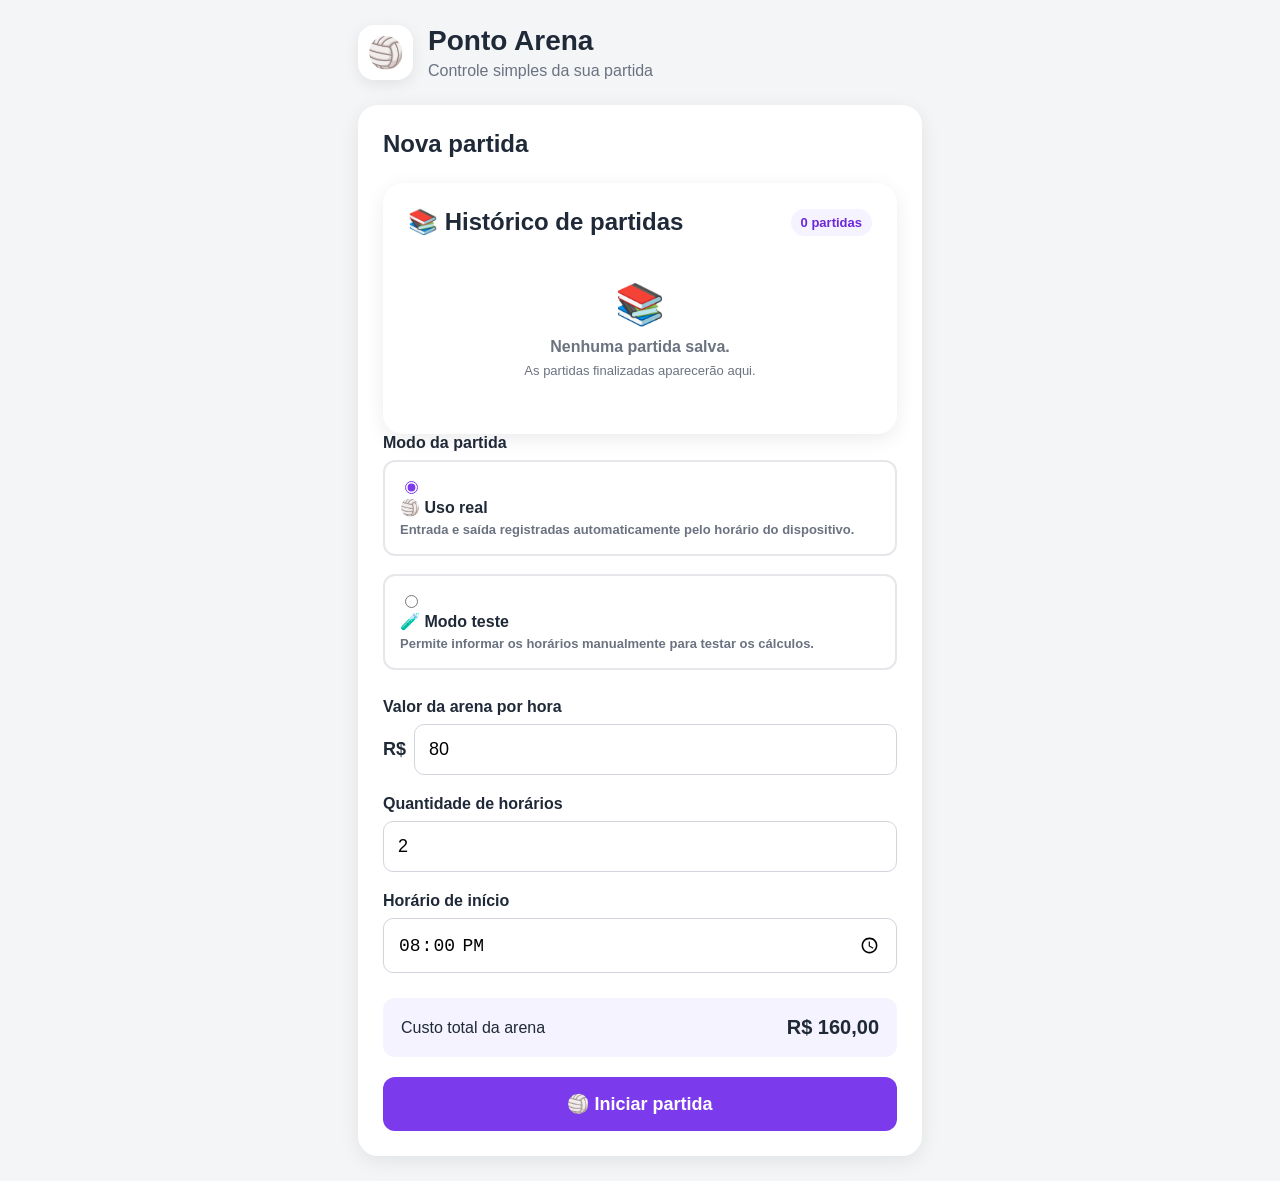
<file: index.html>
<!DOCTYPE html>
<html lang="pt-BR">

<head>
    <meta charset="UTF-8">

    <meta
        name="viewport"
        content="width=device-width, initial-scale=1.0"
    >

    <title>Ponto Arena</title>

    <link
        rel="stylesheet"
        href="style.css"
    >

    <link
        rel="manifest"
        href="manifest.json"
    >

    <link
        rel="icon"
        type="image/png"
        href="./ponto-arena-192.png"
    >

    <meta
        name="theme-color"
        content="#7c3aed"
    >
</head>


<body>

    <main class="app">


        <!-- CABEÇALHO -->

        <header class="cabecalho">

            <div class="logo">
                🏐
            </div>

            <div>

                <h1>
                    Ponto Arena
                </h1>

                <p>
                    Controle simples da sua partida
                </p>

            </div>

        </header>



        <!-- NOVA PARTIDA -->

        <section class="card">

            <h2>
                Nova partida
            </h2>
            <section class="card" style="margin-top: 20px;">

    <div class="titulo-jogadores">

        <h2>📚 Histórico de partidas</h2>

        <span id="contadorHistorico">
            0 partidas
        </span>

    </div>

    <div id="listaHistorico">

        <div class="sem-jogadores">

            <div>📚</div>

            <p>
                Nenhuma partida salva.
            </p>

            <small>
                As partidas finalizadas aparecerão aqui.
            </small>

        </div>

    </div>

</section>


            <!-- MODO DA PARTIDA -->

            <div class="campo">

                <label>
                    Modo da partida
                </label>


                <div class="seletor-modo">


                    <!-- REAL -->

                    <label class="opcao-modo">

                        <input
                            type="radio"
                            name="modoPartida"
                            value="real"
                            checked
                        >

                        <div class="modo-conteudo">

                            <strong>
                                🏐 Uso real
                            </strong>

                            <span>
                                Entrada e saída registradas automaticamente
                                pelo horário do dispositivo.
                            </span>

                        </div>

                    </label>


                    <!-- TESTE -->

                    <label class="opcao-modo">

                        <input
                            type="radio"
                            name="modoPartida"
                            value="teste"
                        >

                        <div class="modo-conteudo">

                            <strong>
                                🧪 Modo teste
                            </strong>

                            <span>
                                Permite informar os horários manualmente
                                para testar os cálculos.
                            </span>

                        </div>

                    </label>


                </div>

            </div>



            <!-- VALOR POR HORA -->

            <div class="campo">

                <label for="valorHora">
                    Valor da arena por hora
                </label>

                <div class="input-dinheiro">

                    <span>
                        R$
                    </span>

                    <input
                        type="number"
                        id="valorHora"
                        value="80"
                        min="0"
                        step="0.01"
                    >

                </div>

            </div>



            <!-- QUANTIDADE DE HORÁRIOS -->

            <div class="campo">

                <label for="quantidadeHorarios">
                    Quantidade de horários
                </label>

                <input
                    type="number"
                    id="quantidadeHorarios"
                    value="2"
                    min="1"
                    step="1"
                >

            </div>



            <!-- HORÁRIO INICIAL -->

            <div class="campo">

                <label for="horarioInicio">
                    Horário de início
                </label>

                <input
                    type="time"
                    id="horarioInicio"
                    value="20:00"
                >

            </div>



            <!-- RESUMO -->

            <div class="resumo">

                <span>
                    Custo total da arena
                </span>

                <strong id="custoTotal">
                    R$ 160,00
                </strong>

            </div>



            <!-- INICIAR -->

            <button
                id="btnIniciar"
                type="button"
            >
                🏐 Iniciar partida
            </button>

        </section>

    </main>



    <!-- JAVASCRIPT PRINCIPAL -->

    <script src="app.js"></script>



    <!-- SERVICE WORKER -->

    <script>

        if ("serviceWorker" in navigator) {

            window.addEventListener(
                "load",
                function() {

                    navigator.serviceWorker
                        .register("sw.js")
                        .then(function() {

                            console.log(
                                "Ponto Arena pronto para uso offline."
                            );

                        })
                        .catch(function(erro) {

                            console.log(
                                "Erro no Service Worker:",
                                erro
                            );

                        });

                }
            );

        }

    </script>

</body>

</html>
</file>
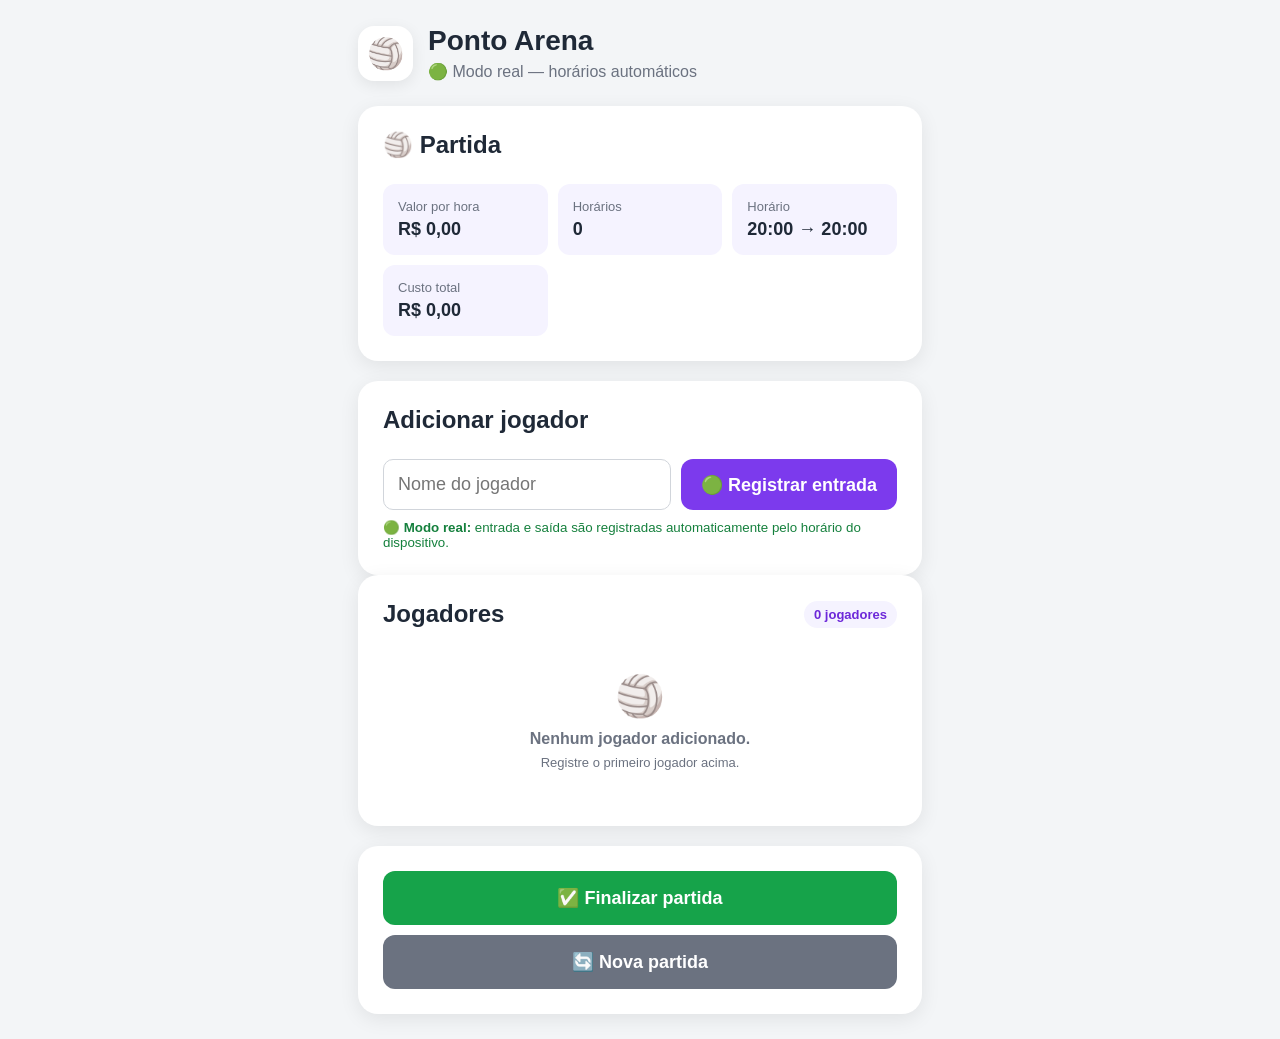
<file: partida.html>
<!DOCTYPE html>
<html lang="pt-BR">
<head>
    <meta charset="UTF-8">
    <meta name="viewport" content="width=device-width, initial-scale=1.0">

    <title>Partida - Ponto Arena</title>

    <link rel="stylesheet" href="style.css">
    <link rel="manifest" href="manifest.json">
    <link rel="icon" type="image/png" href="./ponto-arena-192.png">

<meta name="theme-color" content="#7c3aed">
</head>

<body>

    <main class="app">

        <header class="cabecalho">

            <div class="logo">🏐</div>

            <div>
                <h1>Ponto Arena</h1>
                <p>Partida em andamento</p>
            </div>

        </header>


        <section class="card resumo-partida">

            <h2>🏐 Partida</h2>

            <div class="info-partida">

                <div>
                    <span>Valor por hora</span>
                    <strong id="valorHoraExibido">R$ 0,00</strong>
                </div>

                <div>
                    <span>Horários</span>
                    <strong id="horariosExibidos">0</strong>
                </div>

                <div>
                    <span>Horário</span>
                    <strong id="horarioPartida">--:--</strong>
                </div>

                <div>
                    <span>Custo total</span>
                    <strong id="custoTotalExibido">R$ 0,00</strong>
                </div>

            </div>

        </section>


        <section class="card" id="areaAdicionar">

            <h2>Adicionar jogador</h2>

            <div class="adicionar-jogador">

                <input
                    type="text"
                    id="nomeJogador"
                    placeholder="Nome do jogador"
                    autocomplete="off"
                >

                <input
                    type="time"
                    id="entradaTeste"
                >

                <input
                    type="time"
                    id="saidaTeste"
                >

                <button
                    id="btnAdicionar"
                    type="button"
                >
                    + Adicionar
                </button>

            </div>

            <small class="aviso-teste">
                Para uso real, deixe os horários em branco.
                Para testar, preencha entrada e saída manualmente.
            </small>

        </section>


        <section class="card">

            <div class="titulo-jogadores">

                <h2>Jogadores</h2>

                <span id="contadorJogadores">
                    0 jogadores
                </span>

            </div>

            <div id="listaJogadores"></div>

        </section>


        <section class="card controles-partida">

            <button
                id="btnFinalizar"
                class="btn-finalizar"
                type="button"
            >
                ✅ Finalizar partida
            </button>

            <button
                id="btnCopiar"
                class="btn-copiar"
                type="button"
                style="display:none;"
            >
                📋 Copiar resumo para WhatsApp
            </button>

            <button
                id="btnNovaPartida"
                class="btn-nova-partida"
                type="button"
            >
                🔄 Nova partida
            </button>

        </section>

    </main>
<script>
    if ("serviceWorker" in navigator) {

        window.addEventListener("load", function() {

            navigator.serviceWorker.register("sw.js");

        });

    }
</script>

    <script src="app.js"></script>

</body>
</html>
</file>
<file: style.css>
* {
    box-sizing: border-box;
}

body {
    margin: 0;
    font-family: Arial, Helvetica, sans-serif;
    background: #f3f5f7;
    color: #1f2937;
}

.app {
    width: 100%;
    max-width: 600px;
    margin: 0 auto;
    padding: 25px 18px;
}

.cabecalho {
    display: flex;
    align-items: center;
    gap: 15px;
    margin-bottom: 25px;
}

.logo {
    width: 55px;
    height: 55px;
    background: #ffffff;
    border-radius: 16px;
    display: flex;
    align-items: center;
    justify-content: center;
    font-size: 30px;
    box-shadow: 0 4px 15px rgba(0,0,0,0.08);
}

h1 {
    margin: 0;
    font-size: 28px;
}

.cabecalho p {
    margin: 5px 0 0;
    color: #6b7280;
}

.card {
    background: #ffffff;
    padding: 25px;
    border-radius: 20px;
    box-shadow: 0 5px 20px rgba(0,0,0,0.08);
}

.card h2 {
    margin-top: 0;
    margin-bottom: 25px;
}

.campo {
    margin-bottom: 20px;
}

.campo label {
    display: block;
    font-weight: bold;
    margin-bottom: 8px;
}

input {
    width: 100%;
    padding: 14px;
    border: 1px solid #d1d5db;
    border-radius: 10px;
    font-size: 18px;
    outline: none;
}

input:focus {
    border-color: #7c3aed;
}

.input-dinheiro {
    display: flex;
    align-items: center;
    gap: 8px;
}

.input-dinheiro span {
    font-weight: bold;
    font-size: 18px;
}

.input-dinheiro input {
    flex: 1;
}

.resumo {
    margin-top: 25px;
    margin-bottom: 20px;
    padding: 18px;
    background: #f5f3ff;
    border-radius: 12px;

    display: flex;
    justify-content: space-between;
    align-items: center;
}

.resumo strong {
    font-size: 20px;
}

button {
    width: 100%;
    padding: 16px;
    border: none;
    border-radius: 12px;
    background: #7c3aed;
    color: white;
    font-size: 18px;
    font-weight: bold;
    cursor: pointer;
}

button:hover {
    background: #6d28d9;
}
/* ================================
   TELA DA PARTIDA
================================ */

.resumo-partida {
    margin-bottom: 20px;
}

.info-partida {
    display: grid;
    grid-template-columns: repeat(3, 1fr);
    gap: 10px;
}

.info-partida div {
    background: #f5f3ff;
    padding: 15px;
    border-radius: 12px;
}

.info-partida span {
    display: block;
    color: #6b7280;
    font-size: 13px;
    margin-bottom: 5px;
}

.info-partida strong {
    font-size: 18px;
}


.adicionar-jogador {
    display: flex;
    gap: 10px;
}

.adicionar-jogador input {
    flex: 1;
}

.adicionar-jogador button {
    width: auto;
    padding: 14px 20px;
}


.titulo-jogadores {
    display: flex;
    justify-content: space-between;
    align-items: center;
    margin-bottom: 15px;
}

.titulo-jogadores h2 {
    margin: 0;
}

.titulo-jogadores span {
    background: #f5f3ff;
    color: #6d28d9;
    padding: 6px 10px;
    border-radius: 20px;
    font-size: 13px;
    font-weight: bold;
}


.sem-jogadores {
    text-align: center;
    padding: 30px 10px;
    color: #6b7280;
}

.sem-jogadores div {
    font-size: 40px;
    margin-bottom: 10px;
}

.sem-jogadores p {
    margin: 5px 0;
    font-weight: bold;
}

.sem-jogadores small {
    font-size: 13px;
}


/* JOGADOR */

.jogador {
    display: flex;
    justify-content: space-between;
    align-items: center;
    gap: 15px;

    padding: 15px 0;

    border-bottom: 1px solid #e5e7eb;
}

.jogador:last-child {
    border-bottom: none;
}

.jogador-info {
    flex: 1;
}

.jogador-nome {
    font-size: 17px;
    font-weight: bold;
    margin-bottom: 5px;
}

.jogador-horario {
    color: #6b7280;
    font-size: 13px;
}

.status-jogando {
    color: #16a34a;
    font-weight: bold;
    font-size: 13px;
}

.status-saiu {
    color: #dc2626;
    font-weight: bold;
    font-size: 13px;
}


.btn-saida {
    width: auto;
    background: #dc2626;
    padding: 10px 15px;
    font-size: 14px;
}

.btn-saida:hover {
    background: #b91c1c;
}


/* CELULAR */

@media (max-width: 600px) {

    .info-partida {
        grid-template-columns: 1fr;
    }

    .adicionar-jogador {
        flex-direction: column;
    }

    .adicionar-jogador button {
        width: 100%;
    }

    .jogador {
        align-items: flex-start;
    }

}
.resumo-financeiro {
    margin-top: 20px;
    padding: 18px;
    background: #f5f3ff;
    border-radius: 12px;
}

.resumo-financeiro h3 {
    margin-top: 0;
    margin-bottom: 15px;
}

.resumo-financeiro > div {
    display: flex;
    justify-content: space-between;
    gap: 15px;
    margin-bottom: 8px;
}

.resumo-financeiro > div:last-child {
    margin-bottom: 0;
}
.acoes-jogador {
    display: flex;
    flex-direction: column;
    gap: 8px;
}

.btn-editar {
    width: auto;
    background: #2563eb;
    padding: 10px 15px;
    font-size: 14px;
}

.btn-editar:hover {
    background: #1d4ed8;
}

.btn-excluir {
    width: auto;
    background: #6b7280;
    padding: 10px 15px;
    font-size: 14px;
}

.btn-excluir:hover {
    background: #4b5563;
}

@media (max-width: 600px) {
    .acoes-jogador {
        min-width: 120px;
    }
}
.aviso-teste {
    display: block;
    margin-top: 10px;
    color: #6b7280;
}

.controles-partida {
    margin-top: 20px;
    display: flex;
    flex-direction: column;
    gap: 10px;
}

.btn-finalizar {
    background: #16a34a;
}

.btn-finalizar:hover {
    background: #15803d;
}

.btn-copiar {
    background: #2563eb;
}

.btn-copiar:hover {
    background: #1d4ed8;
}

.btn-nova-partida {
    background: #6b7280;
}

.btn-nova-partida:hover {
    background: #4b5563;
}
/* ================================
   SELETOR DE MODO
================================ */

.seletor-modo {
    display: flex;
    flex-direction: column;
    gap: 10px;
}

.opcao-modo {
    display: flex;
    align-items: flex-start;
    gap: 12px;

    padding: 15px;

    border: 2px solid #e5e7eb;
    border-radius: 12px;

    cursor: pointer;

    transition: 0.2s;
}

.opcao-modo:hover {
    border-color: #a78bfa;
    background: #faf9ff;
}

.opcao-modo input {
    width: auto;

    margin-top: 4px;

    accent-color: #7c3aed;
}

.modo-conteudo {
    display: flex;
    flex-direction: column;
    gap: 4px;
}

.modo-conteudo strong {
    font-size: 16px;
}

.modo-conteudo span {
    color: #6b7280;
    font-size: 13px;
    line-height: 1.4;
}
.item-historico {
    display: flex;
    justify-content: space-between;
    align-items: center;
    gap: 15px;

    padding: 15px 0;

    border-bottom: 1px solid #e5e7eb;
}

.item-historico:last-child {
    border-bottom: none;
}

.historico-info {
    display: flex;
    flex-direction: column;
    gap: 4px;
}

.historico-info strong {
    font-size: 16px;
}

.historico-info span {
    color: #6b7280;
    font-size: 13px;
}

.historico-acoes {
    display: flex;
    gap: 8px;
}

@media (max-width: 600px) {

    .item-historico {
        align-items: flex-start;
        flex-direction: column;
    }

    .historico-acoes {
        width: 100%;
    }

    .historico-acoes button {
        flex: 1;
    }
}
</file>
